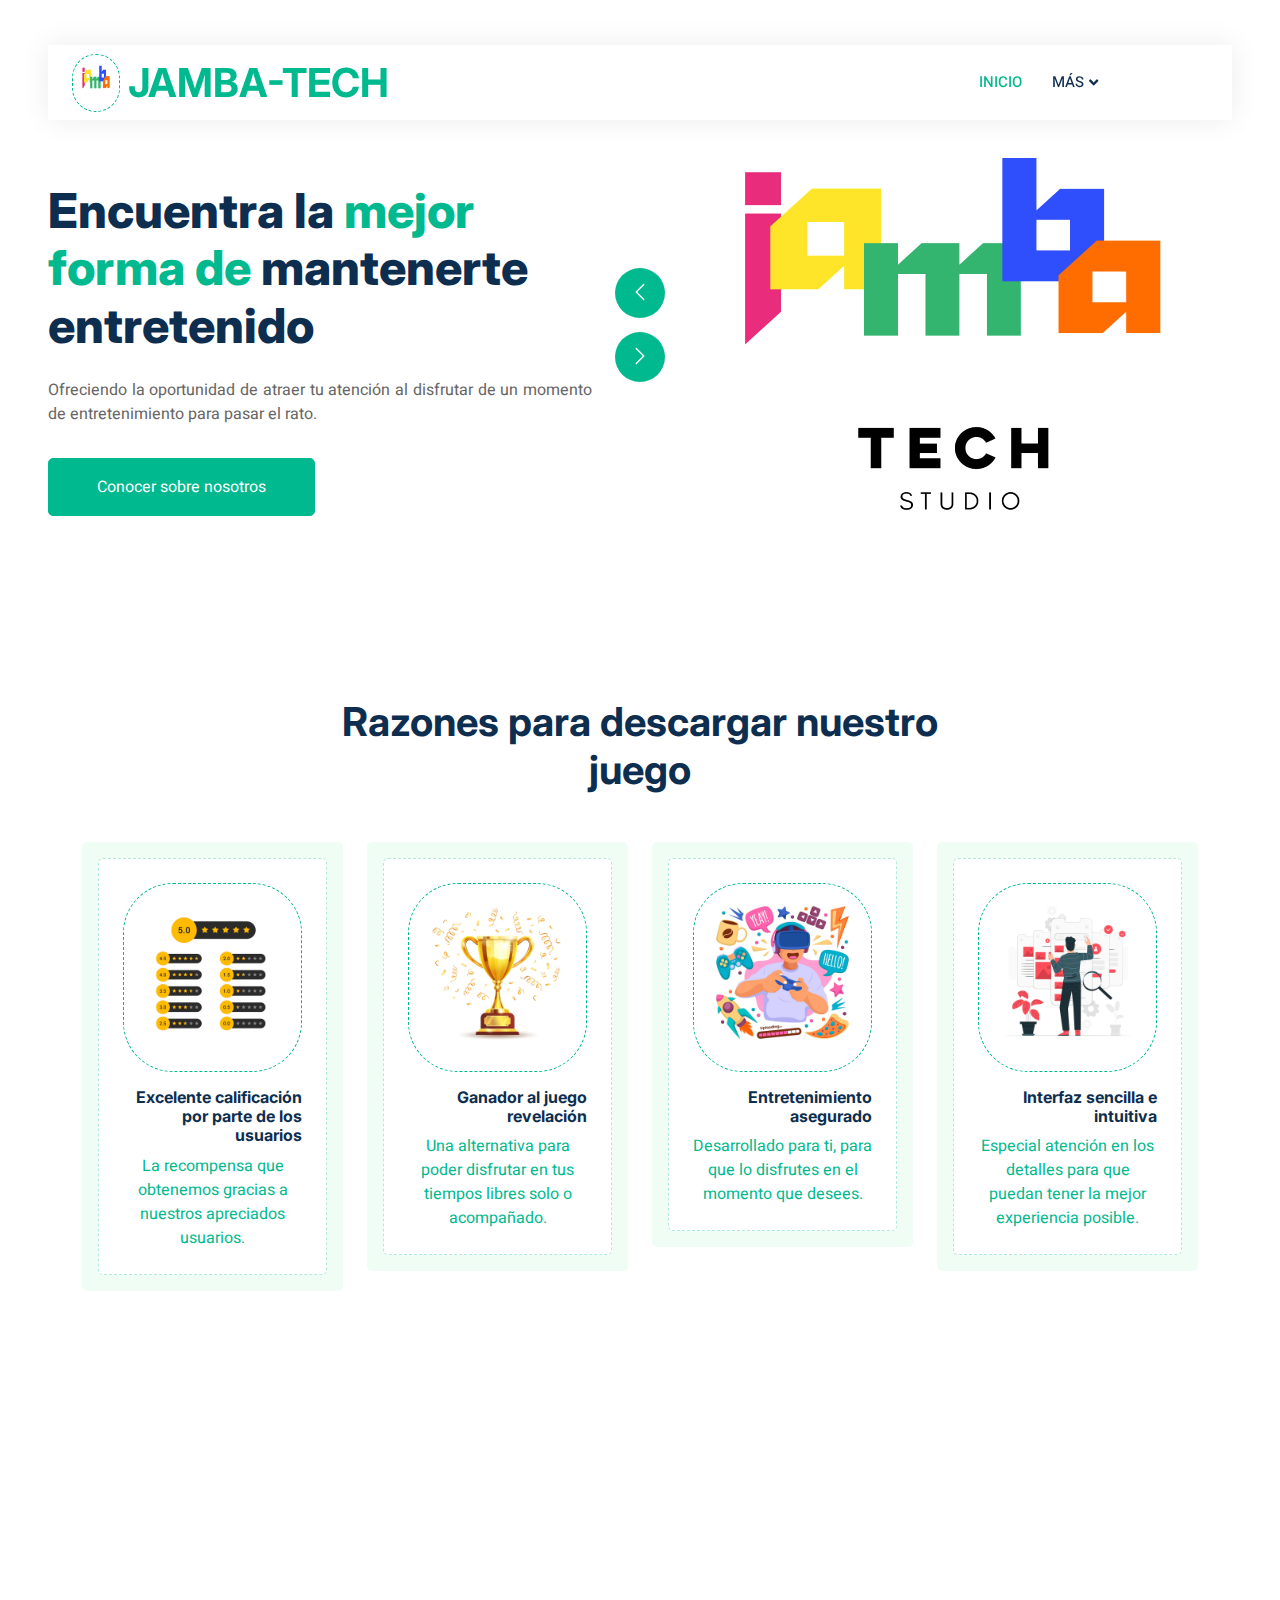
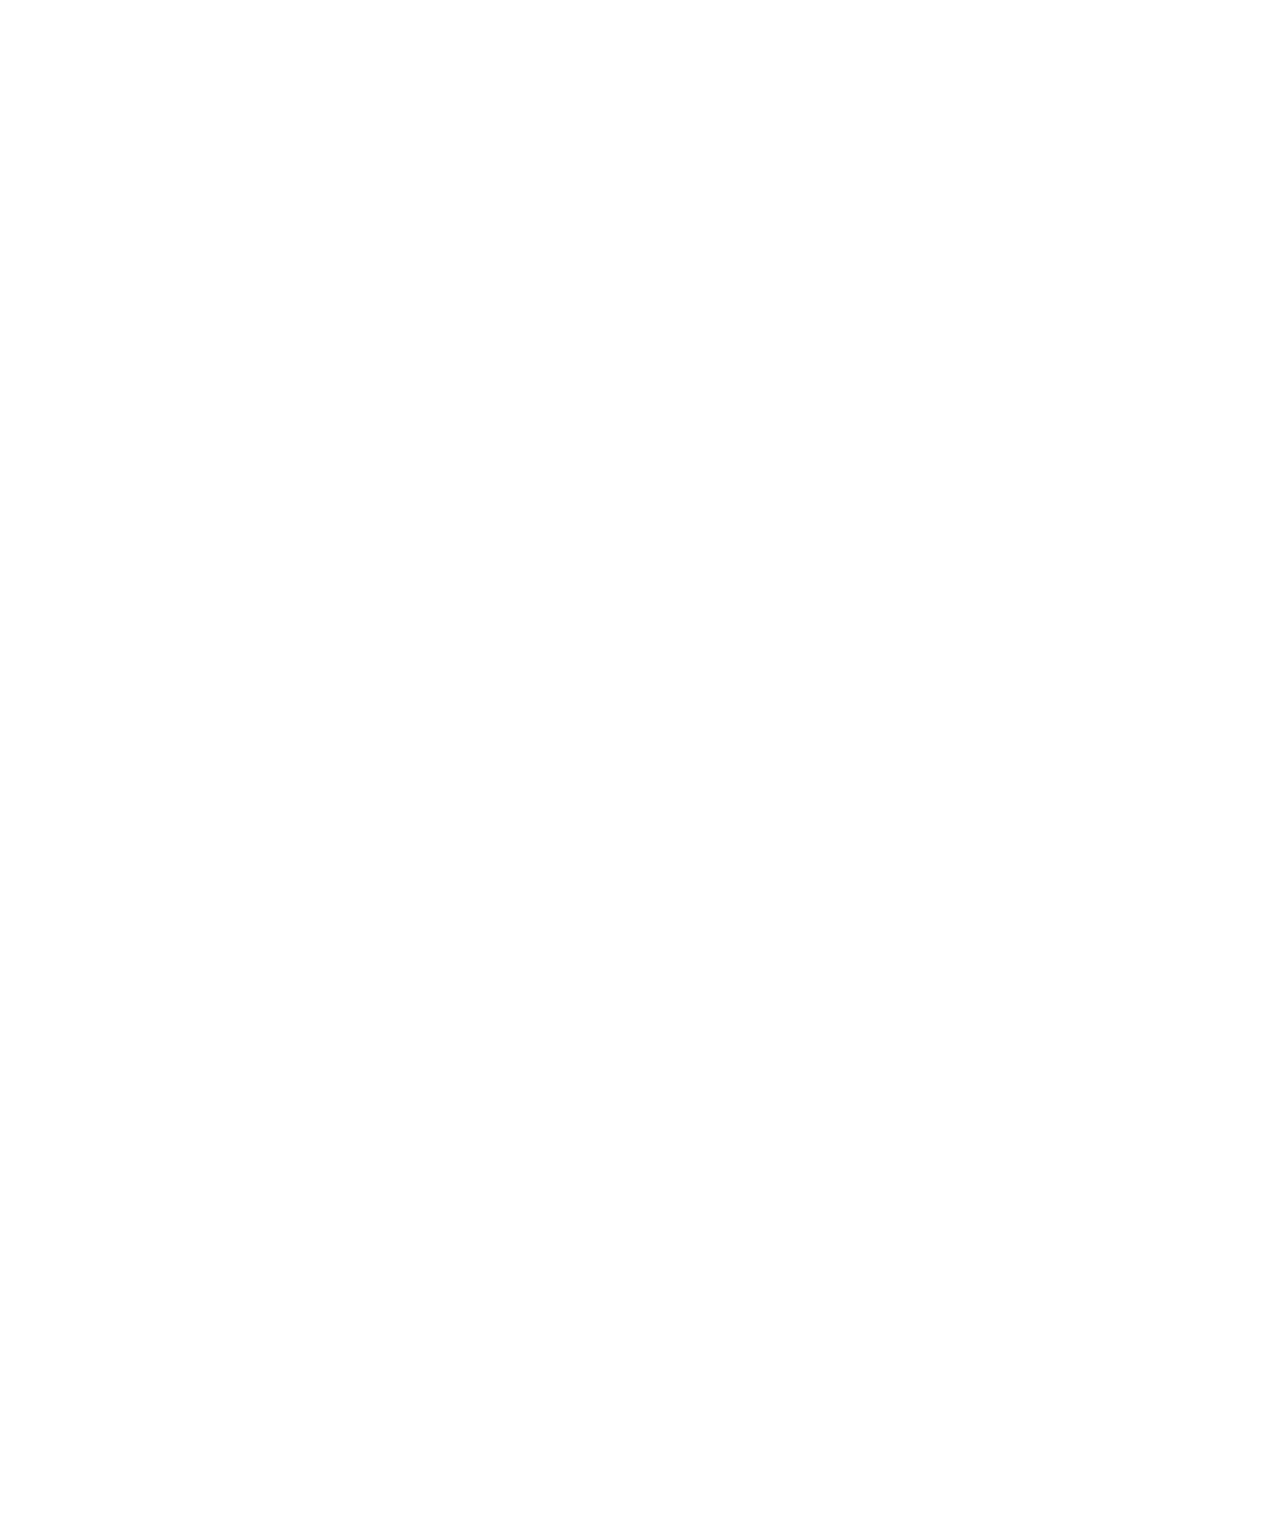
<file: index.html>
<!DOCTYPE html>
<html lang="es">

<head>
    <meta charset="utf-8">
    <title>Inicio</title>
    <meta content="width=device-width, initial-scale=1.0" name="viewport">
    <meta content="" name="keywords">
    <meta content="" name="description">

    <!-- Favicon -->
    <link href="img/logo.jpeg" rel="icon">

    <!-- Google Web Fonts -->
    <link rel="preconnect" href="https://fonts.googleapis.com">
    <link rel="preconnect" href="https://fonts.gstatic.com" crossorigin>
    <link href="https://fonts.googleapis.com/css2?family=Heebo:wght@400;500;600&family=Inter:wght@700;800&display=swap"
        rel="stylesheet">

    <!-- Icon Font Stylesheet -->
    <link href="https://cdnjs.cloudflare.com/ajax/libs/font-awesome/5.10.0/css/all.min.css" rel="stylesheet">
    <link href="https://cdn.jsdelivr.net/npm/bootstrap-icons@1.4.1/font/bootstrap-icons.css" rel="stylesheet">

    <!-- Libraries Stylesheet -->
    <link href="lib/animate/animate.min.css" rel="stylesheet">
    <link href="lib/owlcarousel/assets/owl.carousel.min.css" rel="stylesheet">

    <!-- Customized Bootstrap Stylesheet -->
    <link href="css/bootstrap.min.css" rel="stylesheet">

    <!-- Template Stylesheet -->
    <link href="css/style.css" rel="stylesheet">
</head>

<body>
    <div class="container-xxl bg-white p-0">
        <!-- Navbar Start -->
        <div class="container-fluid nav-bar bg-transparent">
            <nav class="navbar navbar-expand-lg bg-white navbar-light py-0 px-4">
                <a href="#" class="navbar-brand d-flex align-items-center text-center">
                    <div class="icon p-2 me-2">
                        <img class="img-fluid" src="img/logo.jpeg" alt="Icon" style="width: 30px; height: 30px;">
                    </div>
                    <h1 class="m-0 text-primary">JAMBA-TECH</h1>
                </a>
                <button type="button" class="navbar-toggler" data-bs-toggle="collapse" data-bs-target="#navbarCollapse">
                    <span class="navbar-toggler-icon"></span>
                </button>
                <div class="collapse navbar-collapse" id="navbarCollapse">
                    <div class="navbar-nav ms-auto">
                        <a href="#" class="nav-item nav-link active">Inicio</a>
                        <div class="nav-item dropdown" style="margin-right: 80px;">
                            <a href="#" class="nav-link dropdown-toggle" data-bs-toggle="dropdown">Más</a>
                            <div class="dropdown-menu rounded-0 m-0">
                                <a href="acerca de.html" class="dropdown-item">Acerca de nosotros</a>
                                <a href="Galeria de imagenes/Galeria.html" class="dropdown-item">Galería de imágenes</a>
                                <a href="compras.html" class="dropdown-item">Productos del juego</a>
                            </div>
                        </div>
                    </div>
                </div>
            </nav>
        </div>
        <!-- Navbar End -->


        <!-- Header Start -->
        <div class="container-fluid header bg-white p-0">
            <div class="row g-0 align-items-center flex-column-reverse flex-md-row">
                <div class="col-md-6 p-5 mt-lg-5">
                    <h1 class="display-5 animated fadeIn mb-4">Encuentra la <span class="text-primary">mejor forma
                            de</span> mantenerte
                        entretenido</h1>

                    <p class="animated fadeIn mb-4 pb-2">Ofreciendo la oportunidad de atraer tu atención al disfrutar de
                        un momento de entretenimiento para pasar el rato.</p>
                    <a href="acerca de.html" class="btn btn-primary py-3 px-5 me-3 animated fadeIn">Conocer sobre
                        nosotros</a>
                </div>
                <div class="col-md-6 animated fadeIn">
                    <div class="owl-carousel header-carousel">
                        <div class="owl-carousel-item">
                            <img class="img-fluid" src="img/slider2.jpeg" height="100%">
                        </div>
                        <div class="owl-carousel-item">
                            <img class="img-fluid" src="img/carousel-2.jpg" width="100%">
                        </div>
                        <div class="owl-carousel-item">
                            <img class="img-fluid" src="img/carousel-1.jpg" height="40%">
                        </div>

                    </div>
                </div>
            </div>
        </div>
        <!-- Header End -->

        <!-- Category Start -->
        <div class="container-xxl py-5">
            <div class="container">
                <div class="text-center mx-auto mb-5 wow fadeInUp" data-wow-delay="0.1s" style="max-width: 600px;">
                    <h1 class="mb-3">Razones para descargar nuestro juego</h1>
                    <p></p>
                </div>
                <div class="row g-4">
                    <div class="col-lg-3 col-sm-6 wow fadeInUp" data-wow-delay="0.3s">
                        <a class="cat-item d-block bg-light text-center rounded p-3" href="">
                            <div class="rounded p-4">
                                <div class="icon mb-3">
                                    <img class="img-fluid" src="img/razon (6).png" alt="Icon">
                                </div>
                                <h6>Excelente calificación por parte de los usuarios</h6>
                                <span>La recompensa que obtenemos gracias a nuestros apreciados usuarios.</span>
                            </div>
                        </a>
                    </div>
                    <div class="col-lg-3 col-sm-6 wow fadeInUp" data-wow-delay="0.1s">
                        <a class="cat-item d-block bg-light text-center rounded p-3" href="">
                            <div class="rounded p-4">
                                <div class="icon mb-3">
                                    <img class="img-fluid" src="img/razon (1).png" alt="Icon">
                                </div>
                                <h6>Ganador al juego revelación</h6>
                                <span>Una alternativa para poder disfrutar en tus tiempos libres solo o
                                    acompañado.</span>
                            </div>
                        </a>
                    </div>
                    <div class="col-lg-3 col-sm-6 wow fadeInUp" data-wow-delay="0.5s">
                        <a class="cat-item d-block bg-light text-center rounded p-3" href="">
                            <div class="rounded p-4">
                                <div class="icon mb-3">
                                    <img class="img-fluid" src="img/razon (3).png" alt="Icon">
                                </div>
                                <h6>Entretenimiento asegurado</h6>
                                <span>Desarrollado para ti, para que lo disfrutes en el momento que desees.</span>
                            </div>
                        </a>
                    </div>
                    <div class="col-lg-3 col-sm-6 wow fadeInUp" data-wow-delay="0.7s">
                        <a class="cat-item d-block bg-light text-center rounded p-3" href="">
                            <div class="rounded p-4">
                                <div class="icon mb-3">
                                    <img class="img-fluid" src="img/razon (4).png" alt="Icon">
                                </div>
                                <h6>Interfaz sencilla e intuitiva</h6>
                                <span>Especial atención en los detalles para que puedan tener la mejor experiencia
                                    posible.</span>
                            </div>
                        </a>
                    </div>
                </div>
            </div>
        </div>
        <!-- Category End -->


        <!-- About Start -->
        <div class="container-xxl py-5">
            <div class="container">
                <div class="row g-5 align-items-center">
                    <div class="col-lg-6 wow fadeIn" data-wow-delay="0.1s">
                        <div class="about-img position-relative overflow-hidden p-5 pe-0">
                            <img class="img-fluid w-100" src="img/razon (5).png">
                        </div>
                    </div>
                    <div class="col-lg-6 wow fadeIn" data-wow-delay="0.5s">
                        <h1 class="mb-4">El Ahorcado</h1>
                        <p class="mb-4">Es un juego divertido y el complemento perfecto para asegurarte un momento de
                            entretenimiento ya sea que lo juegues solo o acompañado. Prueba de ello es la posibilidad de
                            elección de varias categorías como lo son: videojuegos, películas y canciones.</p>
                        <a class="btn btn-primary py-3 px-5 mt-3" href="">Descargar</a>
                    </div>
                </div>
            </div>
        </div>
        <!-- About End -->


        <!-- Property List Start -->
        <div class="container-xxl py-5">
            <div class="container">
                <div class="row g-0 gx-5 align-items-end">
                    <div class="col-lg-6">
                        <div class="text-start mx-auto mb-5 wow slideInLeft" data-wow-delay="0.1s">
                            <h1 class="mb-3">Interfaz del juego</h1>
                            <p>Nos preocupamos por los detalles es por ello que le tomamos gran importancia a la
                                interfaz para que tengas la mejor experiencia posible al jugar.</p>
                        </div>
                    </div>
                    <div class="col-lg-6 text-start text-lg-end wow slideInRight" data-wow-delay="0.1s">
                        <ul class="nav nav-pills d-inline-flex justify-content-end mb-5">
                            <li class="nav-item me-2">
                                <a class="btn btn-outline-primary active" data-bs-toggle="pill" href="#tab-1">Todo.</a>
                            </li>
                            <li class="nav-item me-2">
                                <a class="btn btn-outline-primary" data-bs-toggle="pill" href="#tab-2">Categoría libre.</a>
                            </li>
                            <li class="nav-item me-0">
                                <a class="btn btn-outline-primary" data-bs-toggle="pill" href="#tab-3">Juego.</a>
                            </li>
                        </ul>
                    </div>
                </div>


                <div class="tab-content">
                    <!-- boton todo -->
                    <div id="tab-1" class="tab-pane fade show p-0 active">
                        <div class="row g-4">
                            <div class="col-lg-4 col-md-6 wow fadeInUp" data-wow-delay="0.1s">
                                <div class="property-item rounded overflow-hidden">
                                    <div class="position-relative overflow-hidden">
                                        <a href=""><img class="img-fluid" src="img/interfas-juego (1).jpeg" alt=""></a>
                                    </div>
                                </div>
                            </div>
                            <div class="col-lg-4 col-md-6 wow fadeInUp" data-wow-delay="0.1s">
                                <div class="property-item rounded overflow-hidden">
                                    <div class="position-relative overflow-hidden">
                                        <a href=""><img class="img-fluid" src="img/interfas-juego (2).jpeg" alt=""></a>
                                    </div>
                                </div>
                            </div>
                            <div class="col-lg-4 col-md-6 wow fadeInUp" data-wow-delay="0.1s">
                                <div class="property-item rounded overflow-hidden">
                                    <div class="position-relative overflow-hidden">
                                        <a href=""><img class="img-fluid" src="img/interfas-juego (3).jpeg" alt=""></a>
                                    </div>
                                </div>
                            </div>
                        </div>
                    </div>

                    <!-- boton categoria -->
                    <div id="tab-2" class="tab-pane fade show p-0">
                        <div class="row g-4">
                            <div class="col-lg-4 col-md-6 wow fadeInUp" data-wow-delay="0.1s">
                                <div class="property-item rounded overflow-hidden">
                                    <div class="position-relative overflow-hidden">
                                        <a href=""><img class="img-fluid" src="img/interfas-juego (1).jpeg" alt=""></a>
                                    </div>
                                </div>
                            </div>
                            <div class="col-lg-4 col-md-6 wow fadeInUp" data-wow-delay="0.1s">
                                <div class="property-item rounded overflow-hidden">
                                    <div class="position-relative overflow-hidden">
                                        <a href=""><img class="img-fluid" src="img/interfas-juego (2).jpeg" alt=""></a>
                                    </div>
                                </div>
                            </div>
                        </div>
                    </div>


                    <!-- boton juego -->
                    <div id="tab-3" class="tab-pane fade show p-0">
                        <div class="row g-4">
                            
                            <div class="col-lg-4 col-md-6 wow fadeInUp" data-wow-delay="0.1s">
                                <div class="property-item rounded overflow-hidden">
                                    <div class="position-relative overflow-hidden">
                                        <a href=""><img class="img-fluid" src="img/interfas-juego (2).jpeg" alt=""></a>
                                    </div>
                                </div>
                            </div>
                            <div class="col-lg-4 col-md-6 wow fadeInUp" data-wow-delay="0.1s">
                                <div class="property-item rounded overflow-hidden">
                                    <div class="position-relative overflow-hidden">
                                        <a href=""><img class="img-fluid" src="img/interfas-juego (3).jpeg" alt=""></a>
                                    </div>
                                </div>
                            </div>
                            <div class="col-lg-4 col-md-6 wow fadeInUp" data-wow-delay="0.1s">
                                <div class="property-item rounded overflow-hidden">
                                    <div class="position-relative overflow-hidden">
                                        <a href=""><img class="img-fluid" src="img/interfas-juego (4).jpeg" alt=""></a>
                                    </div>
                                </div>
                            </div>
                        </div>
                    </div>
                </div>
            </div>
        </div>
        <!-- Property List End -->

        <!-- Opinion clientes -->
        <div class="container-xxl py-5">
            <div class="container">
                <div class="text-center mx-auto mb-5 wow fadeInUp" data-wow-delay="0.1s" style="max-width: 600px;">
                    <h1 class="mb-3">Opiniones</h1>
                    <p>La mejor forma de conocer nuestro trabajo es a través de las opiniones de las peronas que han
                        descargado el juego desarrollado por nosotros.</p>
                </div>
                <div class="owl-carousel testimonial-carousel wow fadeInUp" data-wow-delay="0.1s">
                    <div class="testimonial-item bg-light rounded p-3">
                        <div class="bg-white border rounded p-4">
                            <p>Lo recomiendo completamente, sus graficos son hermosos y la paleta de colores es muy
                                variada. </p>
                            <div class="d-flex align-items-center">
                                <img class="img-fluid flex-shrink-0 rounded" src="img/testimonial-3.jpg"
                                    style="width: 45px; height: 45px;">
                                <div class="ps-3">
                                    <h6 class="fw-bold mb-1">Diana</h6>
                                </div>
                            </div>
                        </div>
                    </div>
                    <div class="testimonial-item bg-light rounded p-3">
                        <div class="bg-white border rounded p-4">
                            <p>La jugabilidad cambia constantemente, por lo que cada nivel será una nueva experiencia.
                            </p>
                            <div class="d-flex align-items-center">
                                <img class="img-fluid flex-shrink-0 rounded" src="img/testimonial-2.jpg"
                                    style="width: 45px; height: 45px;">
                                <div class="ps-3">
                                    <h6 class="fw-bold mb-1">Oliver</h6>
                                </div>
                            </div>
                        </div>
                    </div>
                    <div class="testimonial-item bg-light rounded p-3">
                        <div class="bg-white border rounded p-4">
                            <p> Me gusta mucho. Muchas Gracias a los desarrolladores por regalarnos esta maravilla para
                                distraernos.</p>
                            <div class="d-flex align-items-center">
                                <img class="img-fluid flex-shrink-0 rounded" src="img/testimonial-1.jpg"
                                    style="width: 45px; height: 45px;">
                                <div class="ps-3">
                                    <h6 class="fw-bold mb-1">Evelin</h6>
                                </div>
                            </div>
                        </div>
                    </div>
                </div>
            </div>
        </div>
        <!-- Testimonial End -->


        <!-- Footer Start -->
        <div class="container-fluid bg-dark text-white-50 footer pt-5 mt-5 wow fadeIn" data-wow-delay="0.1s">
            <div class="container py-5">
                <div class="row g-5">
                    <div class="col-lg-3 col-md-6">
                        <h5 class="text-white mb-4"><a href="acerca de.html" class="text-white">JAMBA-TECH</a></h5>
                        <p class="mb-2"><i class="fa fa-map-marker-alt me-3"></i><a href="https://www.google.com/maps/place/Universidad+Tecnol%C3%B3gica+del+Norte+de+Aguascalientes+(UTNA)/@22.224559,-102.2836057,17z/data=!3m1!4b1!4m5!3m4!1s0x868208c1ba388a0b:0x513aa559bea0f7f9!8m2!3d22.224559!4d-102.281417" class="text-white">UTNA</a></p>

                        <div class="d-flex pt-2">
                            <a class="btn btn-outline-light btn-social" href="https://es-la.facebook.com/utnaoficial/"><i class="fab fa-facebook-f"></i></a>
                        </div>
                    </div>


                    <div class="col-lg-3 col-md-6">
                        <h5 class="text-white mb-4"><a href="Galeria de imagenes/Galeria.html" class="text-white">Galería de imágenes</a></h5>
                        <div class="row g-2 pt-2">
                            <div class="col-4">
                                <img class="img-fluid rounded bg-light p-1" src="img/interfas-juego (2).jpeg" alt="">
                            </div>
                            <div class="col-4">
                                <img class="img-fluid rounded bg-light p-1" src="img/interfas-juego (3).jpeg" alt="">
                            </div>
                            <div class="col-4">
                                <img class="img-fluid rounded bg-light p-1" src="img/interfas-juego (4).jpeg" alt="">
                            </div>
                        </div>
                    </div>

                </div>
            </div>

            <!-- Back to Top -->
            <a href="#" class="btn btn-lg btn-primary btn-lg-square back-to-top"><i class="bi bi-arrow-up"></i></a>
        </div>

        <!-- JavaScript Libraries -->
        <script src="https://code.jquery.com/jquery-3.4.1.min.js"></script>
        <script src="https://cdn.jsdelivr.net/npm/bootstrap@5.0.0/dist/js/bootstrap.bundle.min.js"></script>
        <script src="lib/wow/wow.min.js"></script>
        <script src="lib/easing/easing.min.js"></script>
        <script src="lib/waypoints/waypoints.min.js"></script>
        <script src="lib/owlcarousel/owl.carousel.min.js"></script>

        <!-- Template Javascript -->
        <script src="js/main.js"></script>
</body>

</html>
</file>
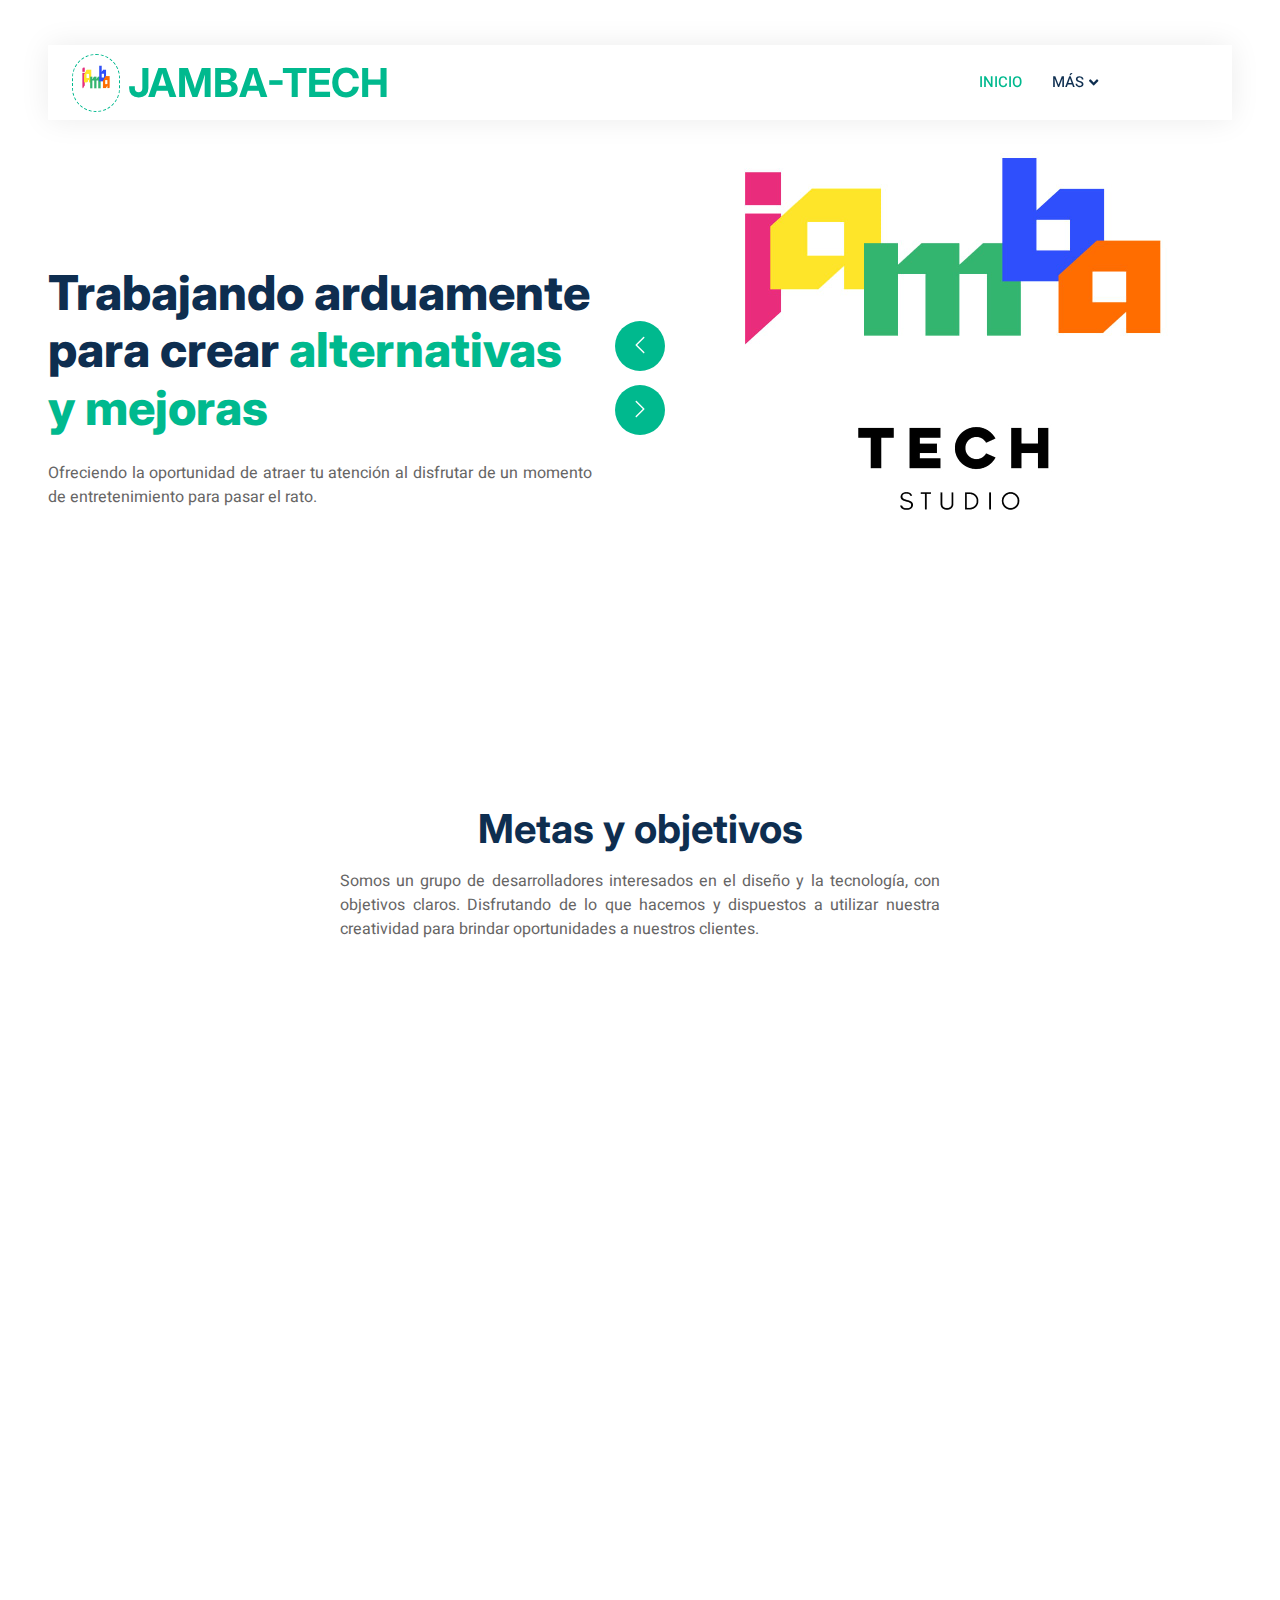
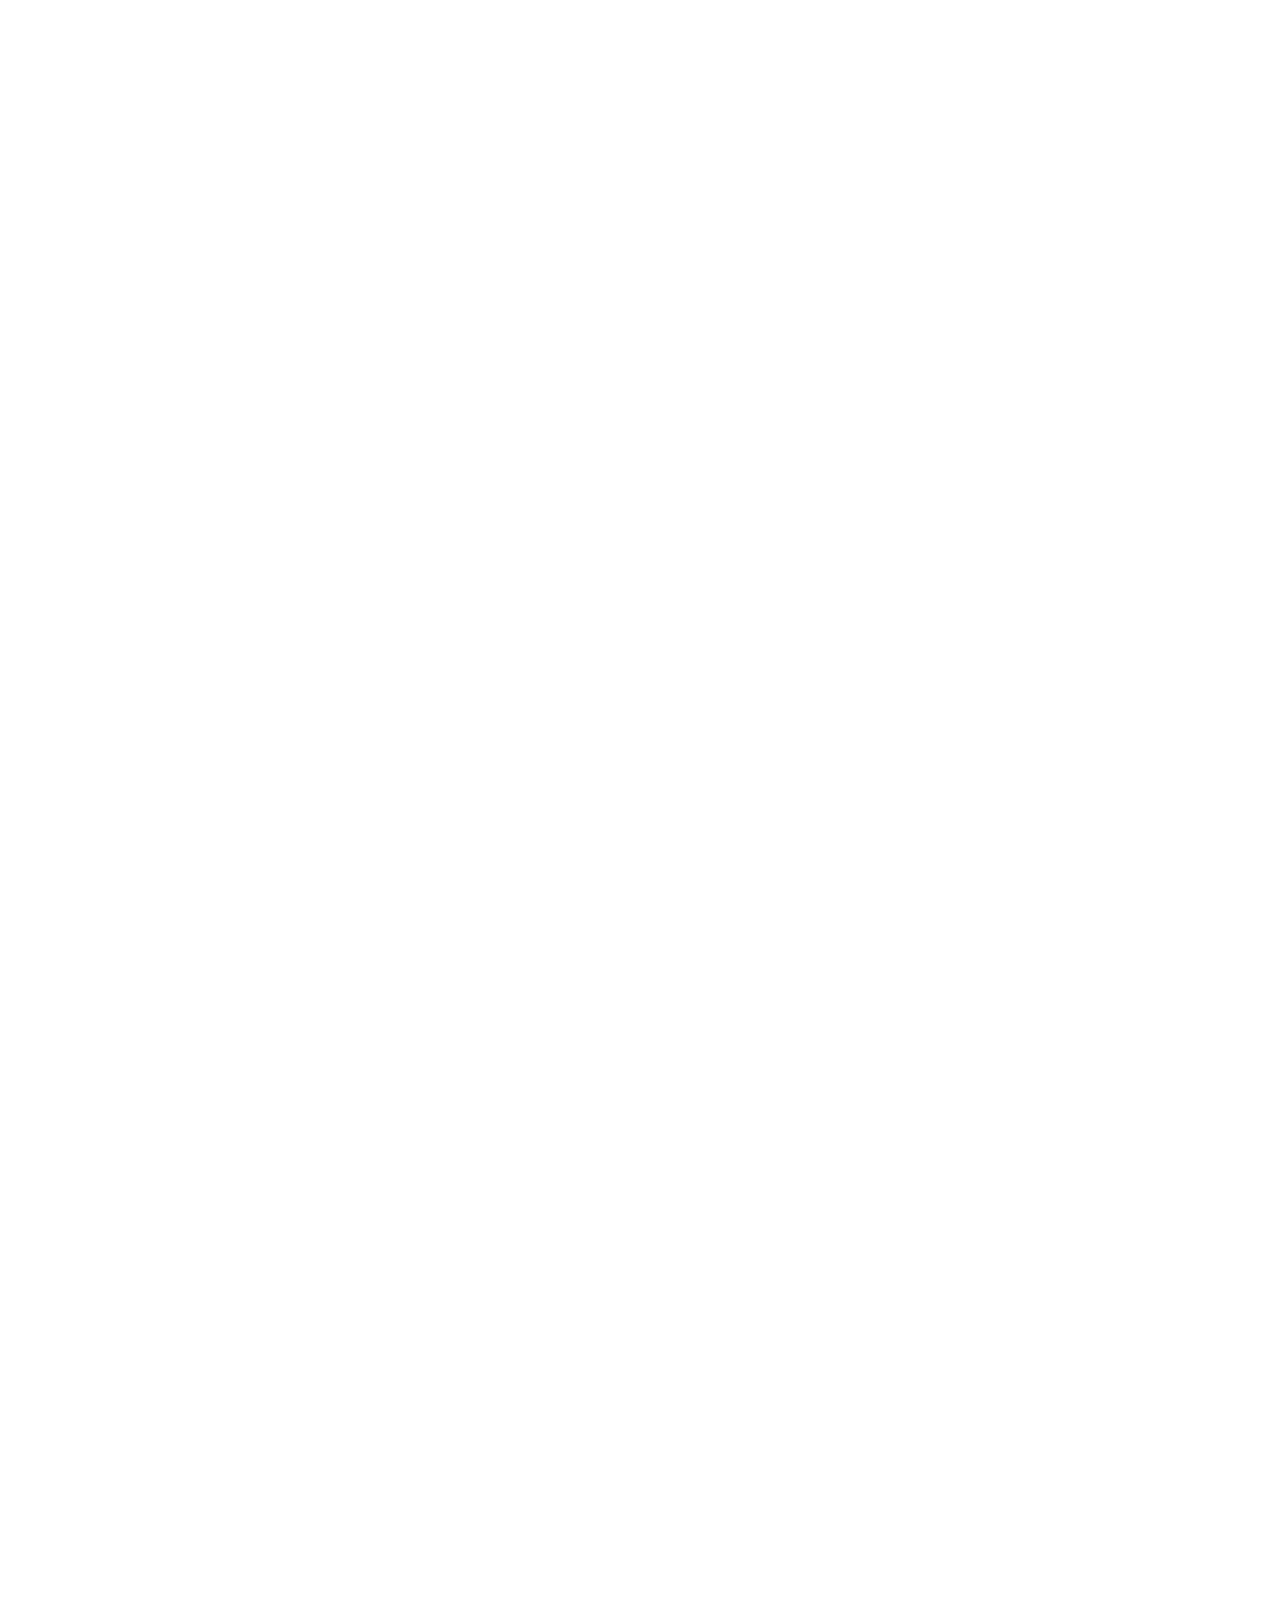
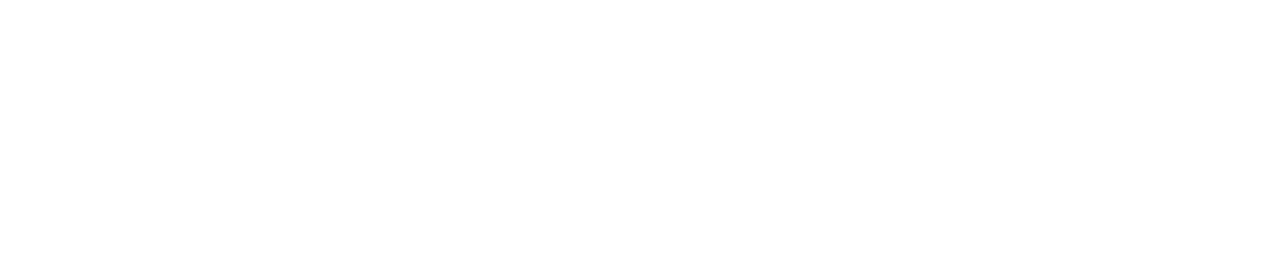
<file: acerca de.html>
<!DOCTYPE html>
<html lang="es">

<head>
    <meta charset="utf-8">
    <title>Sobre nosotros</title>
    <meta content="width=device-width, initial-scale=1.0" name="viewport">
    <meta content="" name="keywords">
    <meta content="" name="description">

    <!-- Favicon -->
    <link href="img/logo.jpeg" rel="icon">

    <!-- Google Web Fonts -->
    <link rel="preconnect" href="https://fonts.googleapis.com">
    <link rel="preconnect" href="https://fonts.gstatic.com" crossorigin>
    <link href="https://fonts.googleapis.com/css2?family=Heebo:wght@400;500;600&family=Inter:wght@700;800&display=swap"
        rel="stylesheet">

    <!-- Icon Font Stylesheet -->
    <link href="https://cdnjs.cloudflare.com/ajax/libs/font-awesome/5.10.0/css/all.min.css" rel="stylesheet">
    <link href="https://cdn.jsdelivr.net/npm/bootstrap-icons@1.4.1/font/bootstrap-icons.css" rel="stylesheet">

    <!-- Libraries Stylesheet -->
    <link href="lib/animate/animate.min.css" rel="stylesheet">
    <link href="lib/owlcarousel/assets/owl.carousel.min.css" rel="stylesheet">

    <!-- Customized Bootstrap Stylesheet -->
    <link href="css/bootstrap.min.css" rel="stylesheet">

    <!-- Template Stylesheet -->
    <link href="css/style.css" rel="stylesheet">
</head>

<body>
    <div class="container-xxl bg-white p-0">
        <!-- Navbar Start -->
        <div class="container-fluid nav-bar bg-transparent">
            <nav class="navbar navbar-expand-lg bg-white navbar-light py-0 px-4">
                <a href="#" class="navbar-brand d-flex align-items-center text-center">
                    <div class="icon p-2 me-2">
                        <img class="img-fluid" src="img/logo.jpeg" alt="Icon" style="width: 30px; height: 30px;">
                    </div>
                    <h1 class="m-0 text-primary">JAMBA-TECH</h1>
                </a>
                <button type="button" class="navbar-toggler" data-bs-toggle="collapse" data-bs-target="#navbarCollapse">
                    <span class="navbar-toggler-icon"></span>
                </button>
                <div class="collapse navbar-collapse" id="navbarCollapse">
                    <div class="navbar-nav ms-auto">
                        <a href="index.html" class="nav-item nav-link active">Inicio</a>
                        <div class="nav-item dropdown" style="margin-right: 80px;">
                            <a href="#" class="nav-link dropdown-toggle" data-bs-toggle="dropdown">Más</a>
                            <div class="dropdown-menu rounded-0 m-0">
                                <a href="Galeria de imagenes/Galeria.html" class="dropdown-item">Galería de imágenes</a>
                                <a href="compras.html" class="dropdown-item">Productos del juego</a>
                            </div>
                        </div>
                    </div>
                </div>
            </nav>
        </div>
        <!-- Navbar End -->


        <!-- Header Start -->
        <div class="container-fluid header bg-white p-0">
            <div class="row g-0 align-items-center flex-column-reverse flex-md-row">
                <div class="col-md-6 p-5 mt-lg-5">
                    <h1 class="display-5 animated fadeIn mb-4">Trabajando arduamente para crear <span
                            class="text-primary">alternativas y mejoras</span></h1>

                    <p class="animated fadeIn mb-4 pb-2">Ofreciendo la oportunidad de atraer tu atención al disfrutar de
                        un momento de entretenimiento para pasar el rato.</p>
                </div>
                <div class="col-md-6 animated fadeIn">
                    <div class="owl-carousel header-carousel">
                        <div class="owl-carousel-item">
                            <img class="img-fluid" src="img/slider2.jpeg" height="100%">
                        </div>
                        <div class="owl-carousel-item">
                            <img class="img-fluid" src="img/slider1.png" height="100%">
                        </div>
                        <div class="owl-carousel-item">
                            <img class="img-fluid" src="img/slider5.jpg" height="100%">
                        </div>
                        <div class="owl-carousel-item">
                            <img class="img-fluid" src="img/slider4.jpg" height="100%">
                        </div>
                    </div>
                </div>
            </div>
        </div>
        <!-- Header End -->


        <!-- Category Start -->
        <div class="container-xxl py-5">
            <div class="container">
                <div class="text-center mx-auto mb-5 wow fadeInUp" data-wow-delay="0.1s" style="max-width: 600px;">
                    <h1 class="mb-3">Metas y objetivos</h1>
                    <p>Somos un grupo de desarrolladores interesados en el diseño y la tecnología, con objetivos claros. Disfrutando de lo que hacemos y dispuestos a utilizar nuestra creatividad para brindar oportunidades a nuestros clientes.</p>
                </div>
                <div class="row g-4">
                    <div class="col-lg-3 col-sm-6 wow fadeInUp" data-wow-delay="0.5s">
                        <a class="cat-item d-block bg-light text-center rounded p-3" href="">
                            <div class="rounded p-4">
                                <div class="icon mb-3">
                                    <img class="img-fluid" src="img/creatividad.jpg" alt="Icon">
                                </div>
                                <h6>Estrategia y creatividad</h6>
                                <span>Brindamos soluciones de valor, tanto para el negocio como para las personas que le importan.</span>
                            </div>
                        </a>
                    </div>
                    <div class="col-lg-3 col-sm-6 wow fadeInUp" data-wow-delay="0.7s">
                        <a class="cat-item d-block bg-light text-center rounded p-3" href="">
                            <div class="rounded p-4">
                                <div class="icon mb-3">
                                    <img class="img-fluid" src="img/agil.jpg" alt="Icon">
                                </div>
                                <h6>Somos ágiles</h6>
                                <span>Estamos obsesionados con el cliente, centrados en los resultados, transparentes, dispuestos y capaces de detenernos cuando es necesario.</span>
                            </div>
                        </a>
                    </div>
                    <div class="col-lg-3 col-sm-6 wow fadeInUp" data-wow-delay="0.7s">
                        <a class="cat-item d-block bg-light text-center rounded p-3" href="">
                            <div class="rounded p-4">
                                <div class="icon mb-3">
                                    <img class="img-fluid" src="img/habilidad.jpg" alt="Icon">
                                </div>
                                <h6>Habilidades</h6>
                                <span>Diseño, tecnología, entrega y estrategia, siempre nos aseguramos de tener las habilidades adecuadas para realizar nuestro trabajo.</span>
                            </div>
                        </a>
                    </div>
                    <div class="col-lg-3 col-sm-6 wow fadeInUp" data-wow-delay="0.7s">
                        <a class="cat-item d-block bg-light text-center rounded p-3" href="">
                            <div class="rounded p-4">
                                <div class="icon mb-3">
                                    <img class="img-fluid" src="img/usuario.jpg" alt="Icon">
                                </div>
                                <h6>Nos enfocamos en el usuario</h6>
                                <span>Esto nos permite aterrizar en soluciones creativas que nos distinguen.</span>
                            </div>
                        </a>
                    </div>
                </div>
            </div>
        </div>
        <!-- Category End -->


        <!-- About Start -->
        <div class="container-xxl py-5">
            <div class="container">
                <div class="row g-5 align-items-center">
                    <div class="col-lg-6 wow fadeIn" data-wow-delay="0.1s">
                        <div class=" position-relative overflow-hidden p-5 pe-0">
                            <!-- video -->
                            <video autoplay controls src="img/video.mp4" width="100%"  autoplay muted loop></video>
                        </div>
                    </div>
                    <div class="col-lg-6 wow fadeIn" data-wow-delay="0.5s">
                        <h1 class="mb-4">JAMBA-TECH</h1>
                        <p class="mb-4">¡Somos nosotros! Con el tiempo, hemos construido un gran equipo de personas interesantes, talentosas dentro del área de desarrollo de software, unidas por el deseo de compartir nuestras habilidades con las personas. Entre nosotros, encontrará diseñadores, programadores, producción y control de calidad cada uno con perspectivas únicas y mucho respeto mutuo.</p>
                    </div>
                </div>
            </div>
        </div>
        <!-- About End -->


        <!-- Team Start -->
        <div class="container-xxl py-5">
            <div class="container">
                <div class="text-center mx-auto mb-5 wow fadeInUp" data-wow-delay="0.1s" style="max-width: 600px;">
                    <h1 class="mb-3">Equipo trabajo</h1>
                    <p>Aplicamos todo lo que hemos aprendido, y seguimos aprendiendo, para crear productos que cuenten con la mejor calidad que podemos ofrecer.</p>
                </div>
                <div class="row g-4">
                    <!-- ___ 1 ___ -->
                    <div class="col-lg-3 col-md-6 wow fadeInUp" data-wow-delay="0.1s">
                        <div class="team-item rounded overflow-hidden">
                            <div class="position-relative">
                                <img class="img-fluid" src="img/team-1.jpg" alt="">
                            </div>
                            <div class="text-center p-4 mt-3">
                                <h5 class="fw-bold mb-0">Ángel Guadalupe Ibarra Cruz</h5>
                                <small>Programador</small>
                            </div>
                        </div>
                    </div>
                    
                    <!-- ___ 2 ___ -->
                    <div class="col-lg-3 col-md-6 wow fadeInUp" data-wow-delay="0.1s">
                        <div class="team-item rounded overflow-hidden">
                            <div class="position-relative">
                                <img class="img-fluid" src="img/team-2.jpg" alt="">
                            </div>
                            <div class="text-center p-4 mt-3">
                                <h5 class="fw-bold mb-0">Jesús Vargas Lara</h5>
                                <small>Tester</small>
                            </div>
                        </div>
                    </div>

                    <!-- ___ 3 ___ -->
                    <div class="col-lg-3 col-md-6 wow fadeInUp" data-wow-delay="0.1s">
                        <div class="team-item rounded overflow-hidden">
                            <div class="position-relative">
                                <img class="img-fluid" src="img/team-3.jpg" alt="">
                            </div>
                            <div class="text-center p-4 mt-3">
                                <h5 class="fw-bold mb-0">José Miguel Macías Méndez</h5>
                                <small>Documentador</small>
                            </div>
                        </div>
                    </div>

                    <!-- ___ 4 ___ -->
                    <div class="col-lg-3 col-md-6 wow fadeInUp" data-wow-delay="0.1s">
                        <div class="team-item rounded overflow-hidden">
                            <div class="position-relative">
                                <img class="img-fluid" src="img/team-4.jpg" alt="">
                            </div>
                            <div class="text-center p-4 mt-3">
                                <h5 class="fw-bold mb-0">Alan Javier García Palos</h5>
                                <small>Analista</small>
                            </div>
                        </div>
                    </div>

                    <!-- ___ 5 ___ -->
                    <div class="col-lg-3 col-md-6 wow fadeInUp" data-wow-delay="0.1s">
                        <div class="team-item rounded overflow-hidden">
                            <div class="position-relative">
                                <img class="img-fluid" src="img/team-5.jpg" alt="">
                            </div>
                            <div class="text-center p-4 mt-3">
                                <h5 class="fw-bold mb-0">Luis Gerardo Bruno López</h5>
                                <small>Diseñador</small>
                            </div>
                        </div>
                    </div>
                </div>
            </div>
        </div>
        <!-- Team End -->


        <!-- Footer Start -->
        <div class="container-fluid bg-dark text-white-50 footer pt-5 mt-5 wow fadeIn" data-wow-delay="0.1s">
            <div class="container py-5">
                <div class="row g-5">
                    <div class="col-lg-3 col-md-6">
                        <h5 class="text-white mb-4"><a href="acerca de.html" class="text-white">JAMBA-TECH</a></h5>
                        <p class="mb-2"><i class="fa fa-map-marker-alt me-3"></i><a href="https://www.google.com/maps/place/Universidad+Tecnol%C3%B3gica+del+Norte+de+Aguascalientes+(UTNA)/@22.224559,-102.2836057,17z/data=!3m1!4b1!4m5!3m4!1s0x868208c1ba388a0b:0x513aa559bea0f7f9!8m2!3d22.224559!4d-102.281417" class="text-white">UTNA</a></p>

                        <div class="d-flex pt-2">
                            <a class="btn btn-outline-light btn-social" href="https://es-la.facebook.com/utnaoficial/"><i class="fab fa-facebook-f"></i></a>
                        </div>
                    </div>
                </div>
            </div>
            <!-- Back to Top -->
            <a href="#" class="btn btn-lg btn-primary btn-lg-square back-to-top"><i class="bi bi-arrow-up"></i></a>
        </div>

        <!-- JavaScript Libraries -->
        <script src="https://code.jquery.com/jquery-3.4.1.min.js"></script>
        <script src="https://cdn.jsdelivr.net/npm/bootstrap@5.0.0/dist/js/bootstrap.bundle.min.js"></script>
        <script src="lib/wow/wow.min.js"></script>
        <script src="lib/easing/easing.min.js"></script>
        <script src="lib/waypoints/waypoints.min.js"></script>
        <script src="lib/owlcarousel/owl.carousel.min.js"></script>

        <!-- Template Javascript -->
        <script src="js/main.js"></script>
</body>

</html>
</file>
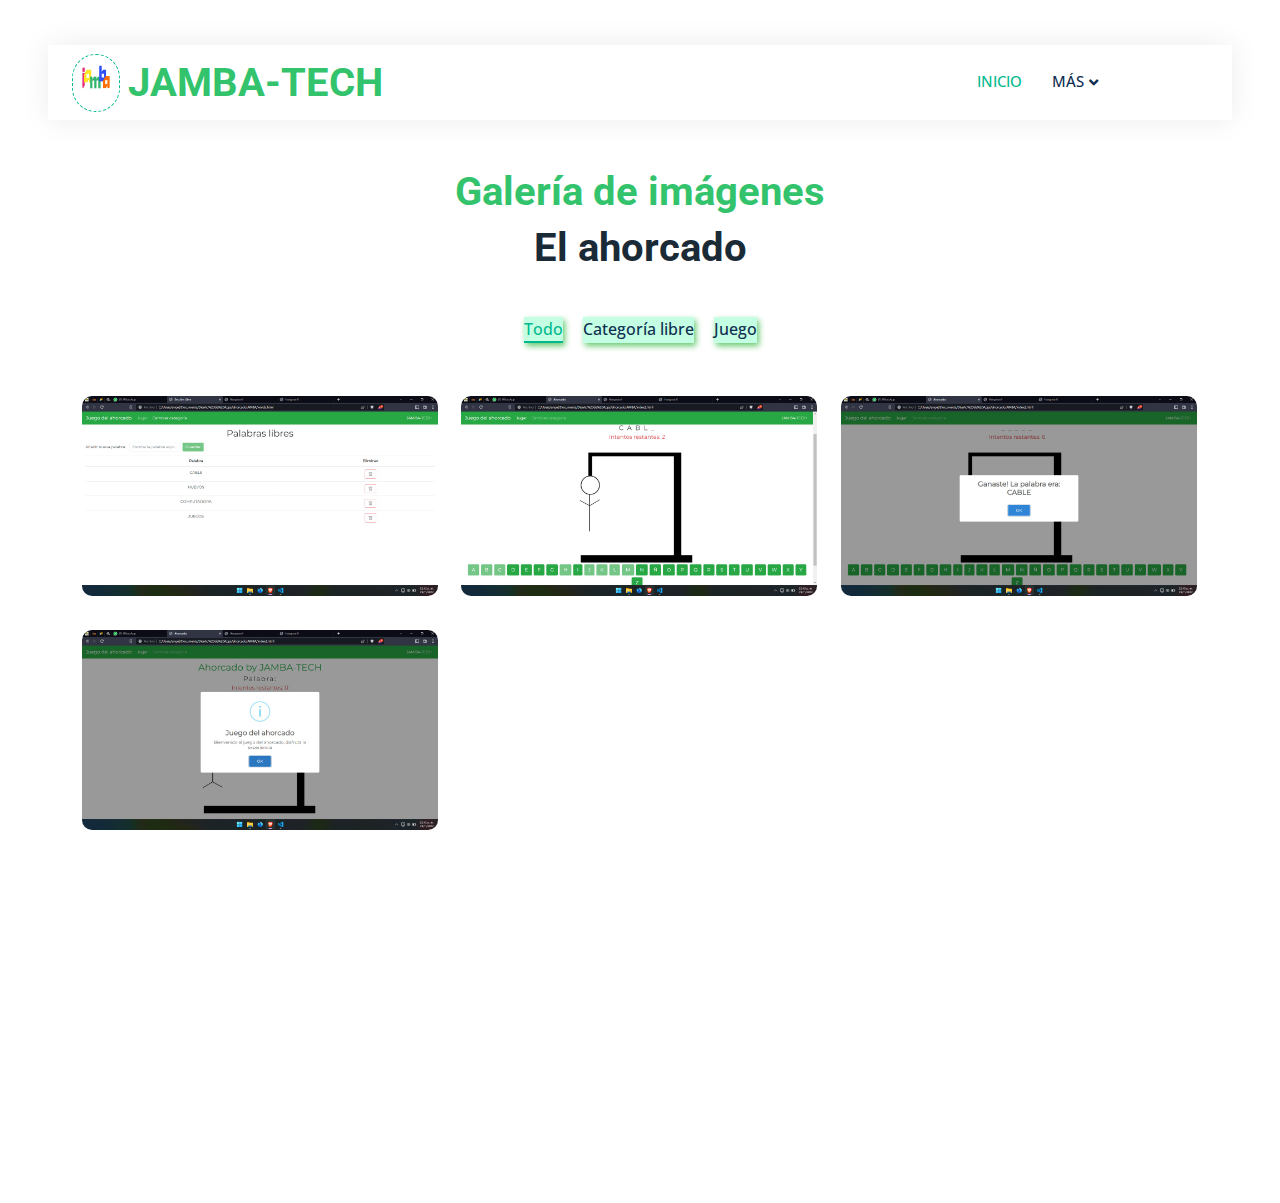
<file: Galeria de imagenes/Galeria.html>
<!DOCTYPE html>
<html lang="es">

<head>
    <meta charset="utf-8">
    <title>Galería</title>
    <meta content="width=device-width, initial-scale=1.0" name="viewport">
    <meta content="" name="keywords">
    <meta content="" name="description">

    <!-- Favicon -->
    <link href="../img/logo.jpeg" rel="icon">

    <!-- Google Web Fonts -->
    <link rel="preconnect" href="https://fonts.googleapis.com">
    <link rel="preconnect" href="https://fonts.gstatic.com" crossorigin>
    <link
        href="https://fonts.googleapis.com/css2?family=Open+Sans:wght@400;500&family=Roboto:wght@500;700;900&display=swap"
        rel="stylesheet">

    <!-- Icon Font Stylesheet -->
    <link href="https://cdnjs.cloudflare.com/ajax/libs/font-awesome/5.10.0/css/all.min.css" rel="stylesheet">
    <link href="https://cdn.jsdelivr.net/npm/bootstrap-icons@1.4.1/font/bootstrap-icons.css" rel="stylesheet">

    <!-- Libraries Stylesheet -->
    <link href="lib/animate/animate.min.css" rel="stylesheet">
    <link href="lib/owlcarousel/assets/owl.carousel.min.css" rel="stylesheet">
    <link href="lib/lightbox/css/lightbox.min.css" rel="stylesheet">

    <!-- Customized Bootstrap Stylesheet -->
    <link href="css/bootstrap.min.css" rel="stylesheet">

    <!-- Template Stylesheet -->
    <link href="css/style.css" rel="stylesheet">

    <link href="../css/style.css" rel="stylesheet">
</head>

<body>
    <!-- Navbar Start -->
    <div class="container-fluid nav-bar bg-transparent">
        <nav class="navbar navbar-expand-lg bg-white navbar-light py-0 px-4">
            <a href="#" class="navbar-brand d-flex align-items-center text-center">
                <div class="icon p-2 me-2">
                    <img class="img-fluid" src="../img/logo.jpeg" alt="Icon" style="width: 30px; height: 30px;">
                </div>
                <h1 class="m-0 text-primary">JAMBA-TECH</h1>
            </a>
            <button type="button" class="navbar-toggler" data-bs-toggle="collapse" data-bs-target="#navbarCollapse">
                <span class="navbar-toggler-icon"></span>
            </button>
            <div class="collapse navbar-collapse" id="navbarCollapse">
                <div class="navbar-nav ms-auto">
                    <a href="../index.html" class="nav-item nav-link active">Inicio</a>
                    <div class="nav-item dropdown" style="margin-right: 80px;">
                        <a href="#" class="nav-link dropdown-toggle" data-bs-toggle="dropdown">Más</a>
                        <div class="dropdown-menu rounded-0 m-0">
                            <a href="../acerca de.html" class="dropdown-item">Acerca de nosotros</a>
                            <a href="../compras.html" class="dropdown-item">Productos del juego</a>
                        </div>
                    </div>
                </div>
            </div>
        </nav>
    </div>
    <!-- Navbar End -->


    <!-- Projects Start -->
    <div class="container-xxl py-5">
        <div class="container">
            <div class="text-center mx-auto mb-5 wow fadeInUp" data-wow-delay="0.1s" style="max-width: 600px;">
                <h1 class="text-primary">Galería de imágenes</h1>
                <h1 class="mb-4">El ahorcado</h1>
            </div>
            <div class="row mt-n2 wow fadeInUp" data-wow-delay="0.3s">
                <div class="col-12 text-center">
                    <ul class="list-inline mb-5" id="portfolio-flters">
                        <li class="mx-2 active" data-filter="*">Todo</li> <!-- all -->
                        <li class="mx-2" data-filter=".first">Categoría libre</li> <!-- first -->
                        <li class="mx-2" data-filter=".second">Juego</li> <!-- second -->
                    </ul>
                </div>
            </div>

            <!-- __________ all __________ -->
            <div class="row g-4 portfolio-container wow fadeInUp" data-wow-delay="0.5s">
                <!-- __________ .first __________ -->
                <div class="col-lg-4 col-md-6 portfolio-item first">
                    <div class="portfolio-img rounded overflow-hidden">
                        <!-- ______ pag ______ -->
                        <img class="img-fluid" src="../img/interfas-juego (1).jpeg" alt="">
                        <div class="portfolio-btn">
                            <!-- ______ vista ______ -->
                            <a class="btn btn-lg-square btn-outline-light rounded-circle mx-1"
                            href="../img/interfas-juego (1).jpeg" data-lightbox="portfolio"><i class="fa fa-eye"></i></a>
                        </div>
                    </div>
                </div>
                <div class="col-lg-4 col-md-6 portfolio-item first">
                    <div class="portfolio-img rounded overflow-hidden">
                        <!-- ______ pag ______ -->
                        <img class="img-fluid" src="../img/interfas-juego (3).jpeg" alt="">
                        <div class="portfolio-btn">
                            <!-- ______ vista ______ -->
                            <a class="btn btn-lg-square btn-outline-light rounded-circle mx-1"
                            href="../img/interfas-juego (3).jpeg" data-lightbox="portfolio"><i class="fa fa-eye"></i></a>
                            
                        </div>
                    </div>
                </div>

                <!-- __________ .second __________ -->
                <div class="col-lg-4 col-md-6 portfolio-item second">
                    <div class="portfolio-img rounded overflow-hidden">
                        <img class="img-fluid" src="../img/interfas-juego (2).jpeg" alt="">
                        <div class="portfolio-btn">
                            <a class="btn btn-lg-square btn-outline-light rounded-circle mx-1"
                                href="../img/interfas-juego (2).jpeg" data-lightbox="portfolio"><i class="fa fa-eye"></i></a>
                        </div>
                    </div>
                </div>
                <div class="col-lg-4 col-md-6 portfolio-item second">
                    <div class="portfolio-img rounded overflow-hidden">
                        <img class="img-fluid" src="../img/interfas-juego (4).jpeg" alt="">
                        <div class="portfolio-btn">
                            <a class="btn btn-lg-square btn-outline-light rounded-circle mx-1"
                                href="../img/interfas-juego (4).jpeg" data-lightbox="portfolio"><i class="fa fa-eye"></i></a>
                            
                        </div>
                    </div>
                </div>




            </div>
        </div>
    </div>
    <!-- Projects End -->




    <!-- Footer Start -->
    <div class="container-fluid bg-dark text-white-50 footer pt-5 mt-5 wow fadeIn" data-wow-delay="0.1s">
        <div class="container py-5">
            <div class="row g-5">
                <div class="col-lg-3 col-md-6">
                    <h5 class="text-white mb-4"><a href="acerca de.html" class="text-white">JAMBA-TECH</a></h5>
                    <p class="mb-2"><i class="fa fa-map-marker-alt me-3"></i><a href="https://www.google.com/maps/place/Universidad+Tecnol%C3%B3gica+del+Norte+de+Aguascalientes+(UTNA)/@22.224559,-102.2836057,17z/data=!3m1!4b1!4m5!3m4!1s0x868208c1ba388a0b:0x513aa559bea0f7f9!8m2!3d22.224559!4d-102.281417" class="text-white">UTNA</a></p>

                    <div class="d-flex pt-2">
                        <a class="btn btn-outline-light btn-social" href="https://es-la.facebook.com/utnaoficial/"><i class="fab fa-facebook-f"></i></a>
                    </div>
                </div>
            </div>
        </div>

        <!-- Back to Top -->
        <a href="#" class="btn btn-lg btn-primary btn-lg-square rounded-circle back-to-top"><i
                class="bi bi-arrow-up"></i></a>


        <!-- JavaScript Libraries -->
        <script src="https://code.jquery.com/jquery-3.4.1.min.js"></script>
        <script src="https://cdn.jsdelivr.net/npm/bootstrap@5.0.0/dist/js/bootstrap.bundle.min.js"></script>
        <script src="lib/wow/wow.min.js"></script>
        <script src="lib/easing/easing.min.js"></script>
        <script src="lib/waypoints/waypoints.min.js"></script>
        <script src="lib/counterup/counterup.min.js"></script>
        <script src="lib/owlcarousel/owl.carousel.min.js"></script>
        <script src="lib/isotope/isotope.pkgd.min.js"></script>
        <script src="lib/lightbox/js/lightbox.min.js"></script>

        <!-- Template Javascript -->
        <script src="js/main.js"></script>
</body>

</html>
</file>
<file: css/style.css>
/********** Template CSS **********/
:root {
    --primary: #00B98E;
    --secondary: #FF6922;
    --light: #EFFDF5;
    --dark: #0E2E50;
}

.card{
    border-radius: 10px;
    margin: 10px;    
    background-color: #fff6cd;
    box-shadow: 2px 9px 22px rgb(147, 98, 98);   
}

.mx-2{
    background-color: rgba(170, 255, 214, 0.681);
    box-shadow: 2px 3px 6px rgb(103, 202, 113);
    margin: 5px;
}

h6{
    text-align: right;
}
img{
    border-radius: 10px;
    margin-bottom: 10px;
}

p{
    text-align: justify;
}

.back-to-top {
    position: fixed;
    display: none;
    right: 45px;
    bottom: 45px;
    z-index: 99;
}

/* ocultar controles de video */
video::-webkit-media-controls {
    display: none;
}

/*** Spinner ***/
#spinner {
    opacity: 0;
    visibility: hidden;
    transition: opacity .5s ease-out, visibility 0s linear .5s;
    z-index: 99999;
}

#spinner.show {
    transition: opacity .5s ease-out, visibility 0s linear 0s;
    visibility: visible;
    opacity: 1;
}


/*** Button ***/
.btn {
    transition: .5s;
}

.btn.btn-primary,
.btn.btn-secondary {
    color: #FFFFFF;
}

.btn-square {
    width: 38px;
    height: 38px;
}

.btn-sm-square {
    width: 32px;
    height: 32px;
}

.btn-lg-square {
    width: 48px;
    height: 48px;
}

.btn-square,
.btn-sm-square,
.btn-lg-square {
    padding: 0;
    display: flex;
    align-items: center;
    justify-content: center;
    font-weight: normal;
    border-radius: 50px;
}


/*** Navbar ***/
.nav-bar {
    position: relative;
    margin-top: 45px;
    padding: 0 3rem;
    transition: .5s;
    z-index: 9999;
}

.nav-bar.sticky-top {
    position: sticky;
    padding: 0;
    z-index: 9999;
}

.navbar {
    box-shadow: 0 0 30px rgba(0, 0, 0, .08);
}

.navbar .dropdown-toggle::after {
    border: none;
    content: "\f107";
    font-family: "Font Awesome 5 Free";
    font-weight: 900;
    vertical-align: middle;
    margin-left: 5px;
    transition: .5s;
}

.navbar .dropdown-toggle[aria-expanded=true]::after {
    transform: rotate(-180deg);
}

.navbar-light .navbar-nav .nav-link {
    margin-right: 30px;
    padding: 25px 0;
    color: #FFFFFF;
    font-size: 15px;
    text-transform: uppercase;
    outline: none;
}

.navbar-light .navbar-nav .nav-link:hover,
.navbar-light .navbar-nav .nav-link.active {
    color: var(--primary);
}

@media (max-width: 991.98px) {
    .nav-bar {
        margin: 0;
        padding: 0;
    }

    .navbar-light .navbar-nav .nav-link  {
        margin-right: 0;
        padding: 10px 0;
    }

    .navbar-light .navbar-nav {
        border-top: 1px solid #EEEEEE;
    }
}

.navbar-light .navbar-brand {
    height: 75px;
}

.navbar-light .navbar-nav .nav-link {
    color: var(--dark);
    font-weight: 500;
}

@media (min-width: 992px) {
    .navbar .nav-item .dropdown-menu {
        display: block;
        top: 100%;
        margin-top: 0;
        transform: rotateX(-75deg);
        transform-origin: 0% 0%;
        opacity: 0;
        visibility: hidden;
        transition: .5s;
        
    }

    .navbar .nav-item:hover .dropdown-menu {
        transform: rotateX(0deg);
        visibility: visible;
        transition: .5s;
        opacity: 1;
    }
}


/*** Header ***/
@media (min-width: 992px) {
    .header {
        margin-top: -120px;
    }
}

.header-carousel .owl-nav {
    position: absolute;
    top: 50%;
    left: -25px;
    transform: translateY(-50%);
    display: flex;
    flex-direction: column;
}

.header-carousel .owl-nav .owl-prev,
.header-carousel .owl-nav .owl-next {
    margin: 7px 0;
    width: 50px;
    height: 50px;
    display: flex;
    align-items: center;
    justify-content: center;
    color: #FFFFFF;
    background: var(--primary);
    border-radius: 40px;
    font-size: 20px;
    transition: .5s;
}

.header-carousel .owl-nav .owl-prev:hover,
.header-carousel .owl-nav .owl-next:hover {
    background: var(--dark);
}

@media (max-width: 768px) {
    .header-carousel .owl-nav {
        left: 25px;
    }
}

.breadcrumb-item + .breadcrumb-item::before {
    color: #DDDDDD;
}


/*** Icon ***/
.icon {
    padding: 15px;
    display: inline-flex;
    align-items: center;
    justify-content: center;
    background: #FFFFFF !important;
    border-radius: 50px;
    border: 1px dashed var(--primary) !important;
}


/*** About ***/
.about-img img {
    position: relative;
    z-index: 2;
}

.about-img::before {
    position: absolute;
    content: "";
    top: 0;
    left: -50%;
    width: 100%;
    height: 100%;
    background: var(--primary);
    transform: skew(20deg);
    z-index: 1;
}


/*** Category ***/
.cat-item div {
    background: #FFFFFF;
    border: 1px dashed rgba(0, 185, 142, .3);
    transition: .5s;
}

.cat-item:hover div {
    background: var(--primary);
    border-color: transparent;
}

.cat-item div * {
    transition: .5s;
}

.cat-item:hover div * {
    color: #FFFFFF !important;
}


/*** Property List ***/
.nav-pills .nav-item .btn {
    color: var(--dark);
}

.nav-pills .nav-item .btn:hover,
.nav-pills .nav-item .btn.active {
    color: #FFFFFF;
}

.property-item {
    box-shadow: 0 0 30px rgba(0, 0, 0, .08);
}

.property-item img {
    transition: .5s;
}

.property-item:hover img {
    transform: scale(1.1);
}

.property-item .border-top {
    border-top: 1px dashed rgba(0, 185, 142, .3) !important;
}

.property-item .border-end {
    border-right: 1px dashed rgba(0, 185, 142, .3) !important;
}


/*** Team ***/
.team-item {
    box-shadow: 0 0 30px rgba(0, 0, 0, .08);
    transition: .5s;
}

.team-item .btn {
    color: var(--primary);
    background: #FFFFFF;
    box-shadow: 0 0 30px rgba(0, 0, 0, .15);
}

.team-item .btn:hover {
    color: #FFFFFF;
    background: var(--primary);
}

.team-item:hover {
    border-color: var(--secondary) !important;
}

.team-item:hover .bg-primary {
    background: var(--secondary) !important;
}

.team-item:hover .bg-primary i {
    color: var(--secondary) !important;
}


/*** Testimonial ***/
.testimonial-carousel {
    padding-left: 1.5rem;
    padding-right: 1.5rem;
}

@media (min-width: 576px) {
    .testimonial-carousel {
        padding-left: 4rem;
        padding-right: 4rem;
    }
}

.testimonial-carousel .testimonial-item .border {
    border: 1px dashed rgba(0, 185, 142, .3) !important;
}

.testimonial-carousel .owl-nav {
    position: absolute;
    width: 100%;
    height: 40px;
    top: calc(50% - 20px);
    left: 0;
    display: flex;
    justify-content: space-between;
    z-index: 1;
}

.testimonial-carousel .owl-nav .owl-prev,
.testimonial-carousel .owl-nav .owl-next {
    position: relative;
    width: 40px;
    height: 40px;
    display: flex;
    align-items: center;
    justify-content: center;
    color: #FFFFFF;
    background: var(--primary);
    border-radius: 40px;
    font-size: 20px;
    transition: .5s;
}

.testimonial-carousel .owl-nav .owl-prev:hover,
.testimonial-carousel .owl-nav .owl-next:hover {
    background: var(--dark);
}


/*** Footer ***/
.footer .btn.btn-social {
    margin-right: 5px;
    width: 35px;
    height: 35px;
    display: flex;
    align-items: center;
    justify-content: center;
    color: var(--light);
    border: 1px solid rgba(255,255,255,0.5);
    border-radius: 35px;
    transition: .3s;
}

.footer .btn.btn-social:hover {
    color: var(--primary);
    border-color: var(--light);
}

.footer .btn.btn-link {
    display: block;
    margin-bottom: 5px;
    padding: 0;
    text-align: left;
    font-size: 15px;
    font-weight: normal;
    text-transform: capitalize;
    transition: .3s;
}

.footer .btn.btn-link::before {
    position: relative;
    content: "\f105";
    font-family: "Font Awesome 5 Free";
    font-weight: 900;
    margin-right: 10px;
}

.footer .btn.btn-link:hover {
    letter-spacing: 1px;
    box-shadow: none;
}

.footer .form-control {
    border-color: rgba(255,255,255,0.5);
}

.footer .copyright {
    padding: 25px 0;
    font-size: 15px;
    border-top: 1px solid rgba(256, 256, 256, .1);
}

.footer .copyright a {
    color: var(--light);
}

.footer .footer-menu a {
    margin-right: 15px;
    padding-right: 15px;
    border-right: 1px solid rgba(255, 255, 255, .1);
}

.footer .footer-menu a:last-child {
    margin-right: 0;
    padding-right: 0;
    border-right: none;
}
</file>
<file: Galeria de imagenes/css/style.css>
/********** Template CSS **********/
:root {
    --primary: #32C36C;
    --light: #F6F7F8;
    --dark: #1A2A36;
}


.back-to-top {
    position: fixed;
    display: none;
    right: 45px;
    bottom: 45px;
    z-index: 99;
}


/*** Button ***/
.btn {
    font-weight: 500;
    transition: .5s;
}

.btn.btn-primary,
.btn.btn-outline-primary:hover {
    color: #FFFFFF;
}

.btn-square {
    width: 50px;
    height: 50px;
}

.btn-sm-square {
    width: 50px;
    height: 50px;
}

.btn-lg-square {
    width: 80px;
    height: 80px;
}

.btn-square,
.btn-sm-square,
.btn-lg-square {
    padding: 0;
    display: flex;
    align-items: center;
    justify-content: center;
    font-weight: normal;
}



/*** Navbar ***/
.nav-bar {
    position: relative;
    margin-top: 45px;
    padding: 0 3rem;
    transition: .5s;
    z-index: 9999;
}

.nav-bar.sticky-top {
    position: sticky;
    padding: 0;
    z-index: 9999;
}

.navbar {
    box-shadow: 0 0 30px rgba(0, 0, 0, .08);
}

.navbar .dropdown-toggle::after {
    border: none;
    content: "\f107";
    font-family: "Font Awesome 5 Free";
    font-weight: 900;
    vertical-align: middle;
    margin-left: 5px;
    transition: .5s;
}

.navbar .dropdown-toggle[aria-expanded=true]::after {
    transform: rotate(-180deg);
}

.navbar-light .navbar-nav .nav-link {
    margin-right: 30px;
    padding: 25px 0;
    color: #FFFFFF;
    font-size: 15px;
    text-transform: uppercase;
    outline: none;
}

.navbar-light .navbar-nav .nav-link:hover,
.navbar-light .navbar-nav .nav-link.active {
    color: var(--primary);
}

@media (max-width: 991.98px) {
    .nav-bar {
        margin: 0;
        padding: 0;
    }

    .navbar-light .navbar-nav .nav-link  {
        margin-right: 0;
        padding: 10px 0;
    }

    .navbar-light .navbar-nav {
        border-top: 1px solid #EEEEEE;
    }
}

.navbar-light .navbar-brand {
    height: 75px;
}

.navbar-light .navbar-nav .nav-link {
    color: var(--dark);
    font-weight: 500;
}

@media (min-width: 992px) {
    .navbar .nav-item .dropdown-menu {
        display: block;
        top: 100%;
        margin-top: 0;
        transform: rotateX(-75deg);
        transform-origin: 0% 0%;
        opacity: 0;
        visibility: hidden;
        transition: .5s;
        
    }

    .navbar .nav-item:hover .dropdown-menu {
        transform: rotateX(0deg);
        visibility: visible;
        transition: .5s;
        opacity: 1;
    }
}


/*** Spinner ***/
#spinner {
    opacity: 0;
    visibility: hidden;
    transition: opacity .5s ease-out, visibility 0s linear .5s;
    z-index: 99999;
}

#spinner.show {
    transition: opacity .5s ease-out, visibility 0s linear 0s;
    visibility: visible;
    opacity: 1;
}


/*** Header ***/
@media (min-width: 992px) {
    .header {
        margin-top: -120px;
    }
}

.header-carousel .owl-nav {
    position: absolute;
    top: 50%;
    left: -25px;
    transform: translateY(-50%);
    display: flex;
    flex-direction: column;
}

.header-carousel .owl-nav .owl-prev,
.header-carousel .owl-nav .owl-next {
    margin: 7px 0;
    width: 50px;
    height: 50px;
    display: flex;
    align-items: center;
    justify-content: center;
    color: #FFFFFF;
    background: var(--primary);
    border-radius: 40px;
    font-size: 20px;
    transition: .5s;
}

.header-carousel .owl-nav .owl-prev:hover,
.header-carousel .owl-nav .owl-next:hover {
    background: var(--dark);
}

@media (max-width: 768px) {
    .header-carousel .owl-nav {
        left: 25px;
    }
}

.breadcrumb-item + .breadcrumb-item::before {
    color: #DDDDDD;
}


/*** Icon ***/
.icon {
    padding: 15px;
    display: inline-flex;
    align-items: center;
    justify-content: center;
    background: #FFFFFF !important;
    border-radius: 50px;
    border: 1px dashed var(--primary) !important;
}


/*** About ***/
.about-img img {
    position: relative;
    z-index: 2;
}

.about-img::before {
    position: absolute;
    content: "";
    top: 0;
    left: -50%;
    width: 100%;
    height: 100%;
    background: var(--primary);
    transform: skew(20deg);
    z-index: 1;
}


/*** Category ***/
.cat-item div {
    background: #FFFFFF;
    border: 1px dashed rgba(0, 185, 142, .3);
    transition: .5s;
}

.cat-item:hover div {
    background: var(--primary);
    border-color: transparent;
}

.cat-item div * {
    transition: .5s;
}

.cat-item:hover div * {
    color: #FFFFFF !important;
}



/*** Project Portfolio ***/
#portfolio-flters li {
    display: inline-block;
    font-weight: 500;
    color: var(--dark);
    cursor: pointer;
    transition: .5s;
    border-bottom: 2px solid transparent;
}

#portfolio-flters li:hover,
#portfolio-flters li.active {
    color: var(--primary);
    border-color: var(--primary);
}

.portfolio-img {
    position: relative;
}

.portfolio-img::before,
.portfolio-img::after {
    background-color: #32C36C;
    position: absolute;
    content: "";
    width: 0;
    height: 100%;
    top: 0;
    background: var(--dark);
    transition: .5s;
}

.portfolio-img::before {
    background-color: #32C36C;
    left: 50%;
}

.portfolio-img::after {
    background-color: #32C36C;
    right: 50%;
}

.portfolio-item:hover .portfolio-img::before {
    background-color: #32C36C;
    width: 51%;
    left: 0;
}

.portfolio-item:hover .portfolio-img::after {
    background-color: #32C36C;
    width: 51%;
    right: 0;
}

.portfolio-btn {
    background-color: #32C36C;
    position: absolute;
    top: 0;
    left: 0;
    width: 100%;
    height: 100%;
    display: flex;
    align-items: center;
    justify-content: center;
    opacity: 0;
    z-index: 1;
    transition: .5s;
}

.portfolio-item:hover .portfolio-btn {
    background-color: #32C36C;
    opacity: 1;
    transition-delay: .3s;
}


/*** Footer ***/
.footer .btn.btn-social {
    margin-right: 5px;
    width: 35px;
    height: 35px;
    display: flex;
    align-items: center;
    justify-content: center;
    color: var(--light);
    border: 1px solid rgba(255,255,255,0.5);
    border-radius: 35px;
    transition: .3s;
}

.footer .btn.btn-social:hover {
    color: var(--primary);
    border-color: var(--light);
}

.footer .btn.btn-link {
    display: block;
    margin-bottom: 5px;
    padding: 0;
    text-align: left;
    font-size: 15px;
    font-weight: normal;
    text-transform: capitalize;
    transition: .3s;
}

.footer .btn.btn-link::before {
    position: relative;
    content: "\f105";
    font-family: "Font Awesome 5 Free";
    font-weight: 900;
    margin-right: 10px;
}

.footer .btn.btn-link:hover {
    letter-spacing: 1px;
    box-shadow: none;
}

.footer .form-control {
    border-color: rgba(255,255,255,0.5);
}

.footer .copyright {
    padding: 25px 0;
    font-size: 15px;
    border-top: 1px solid rgba(256, 256, 256, .1);
}

.footer .copyright a {
    color: var(--light);
}

.footer .footer-menu a {
    margin-right: 15px;
    padding-right: 15px;
    border-right: 1px solid rgba(255, 255, 255, .1);
}

.footer .footer-menu a:last-child {
    margin-right: 0;
    padding-right: 0;
    border-right: none;
}
</file>
